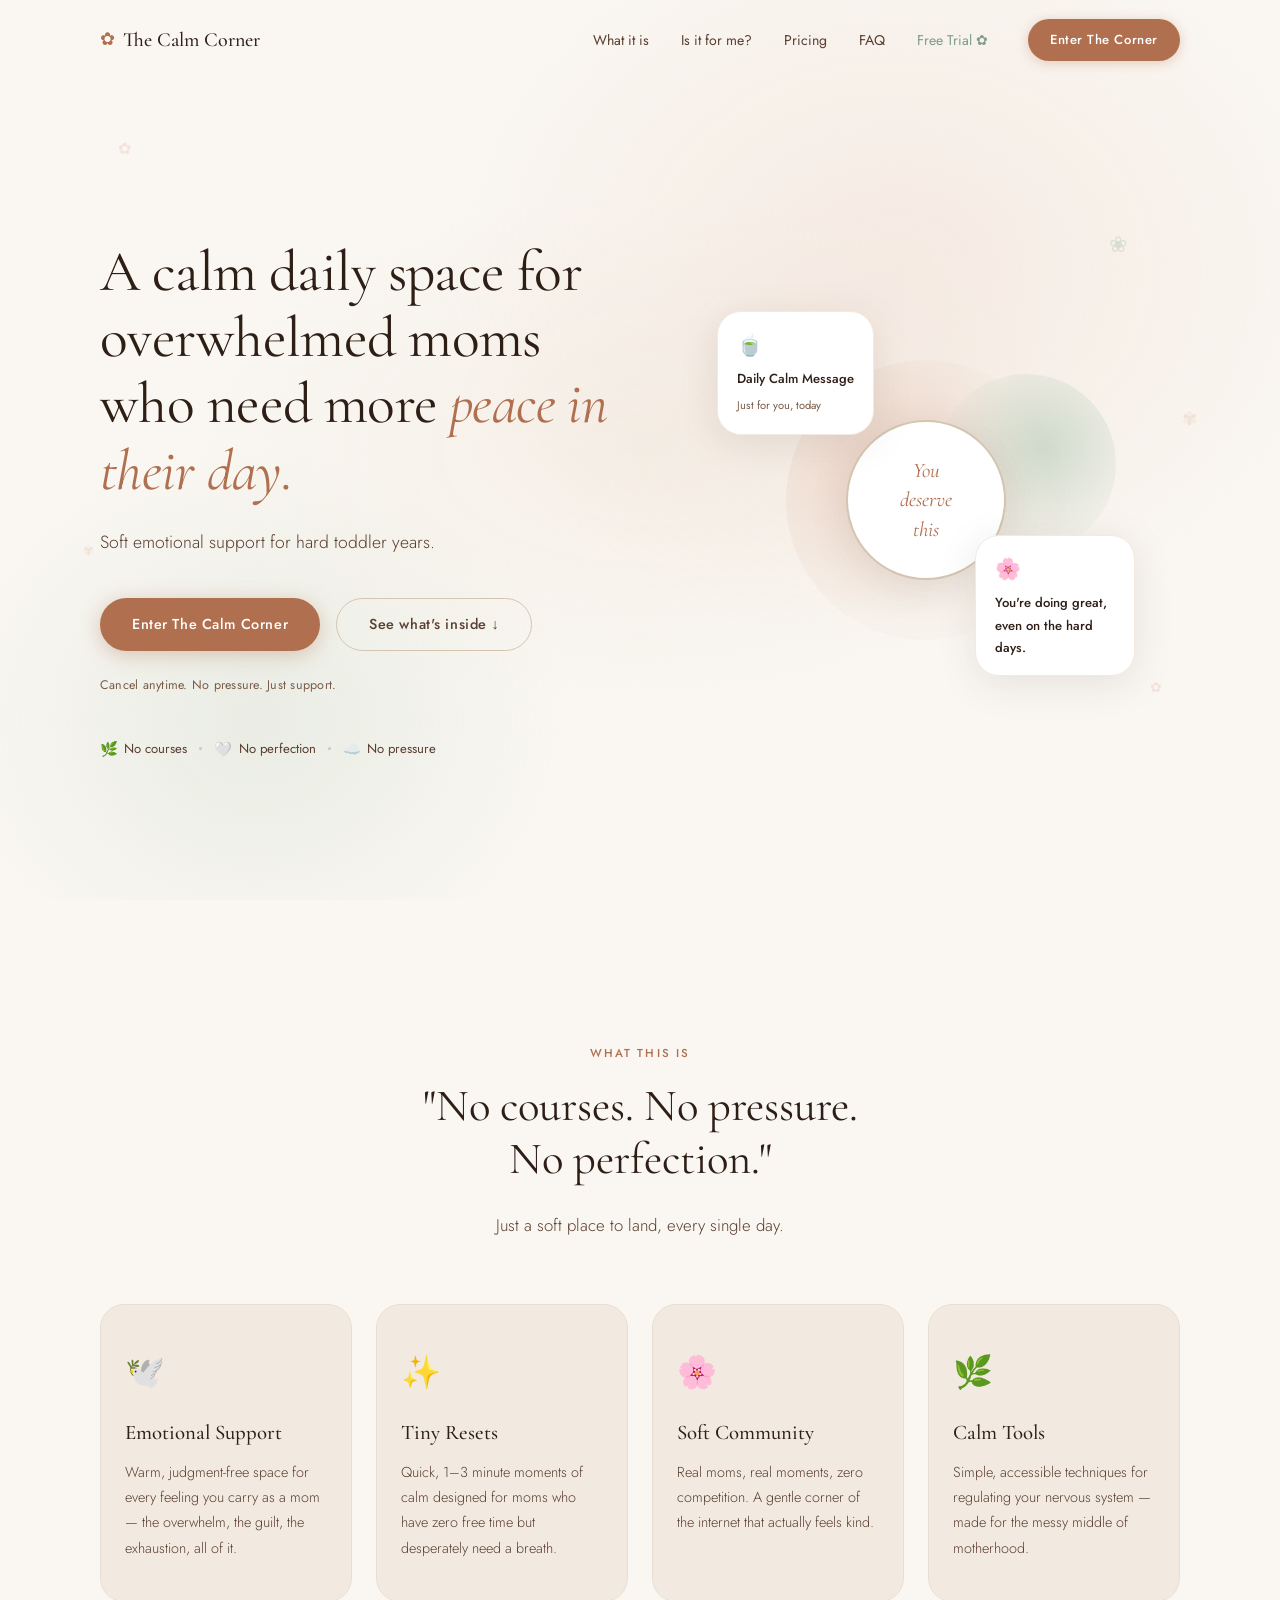
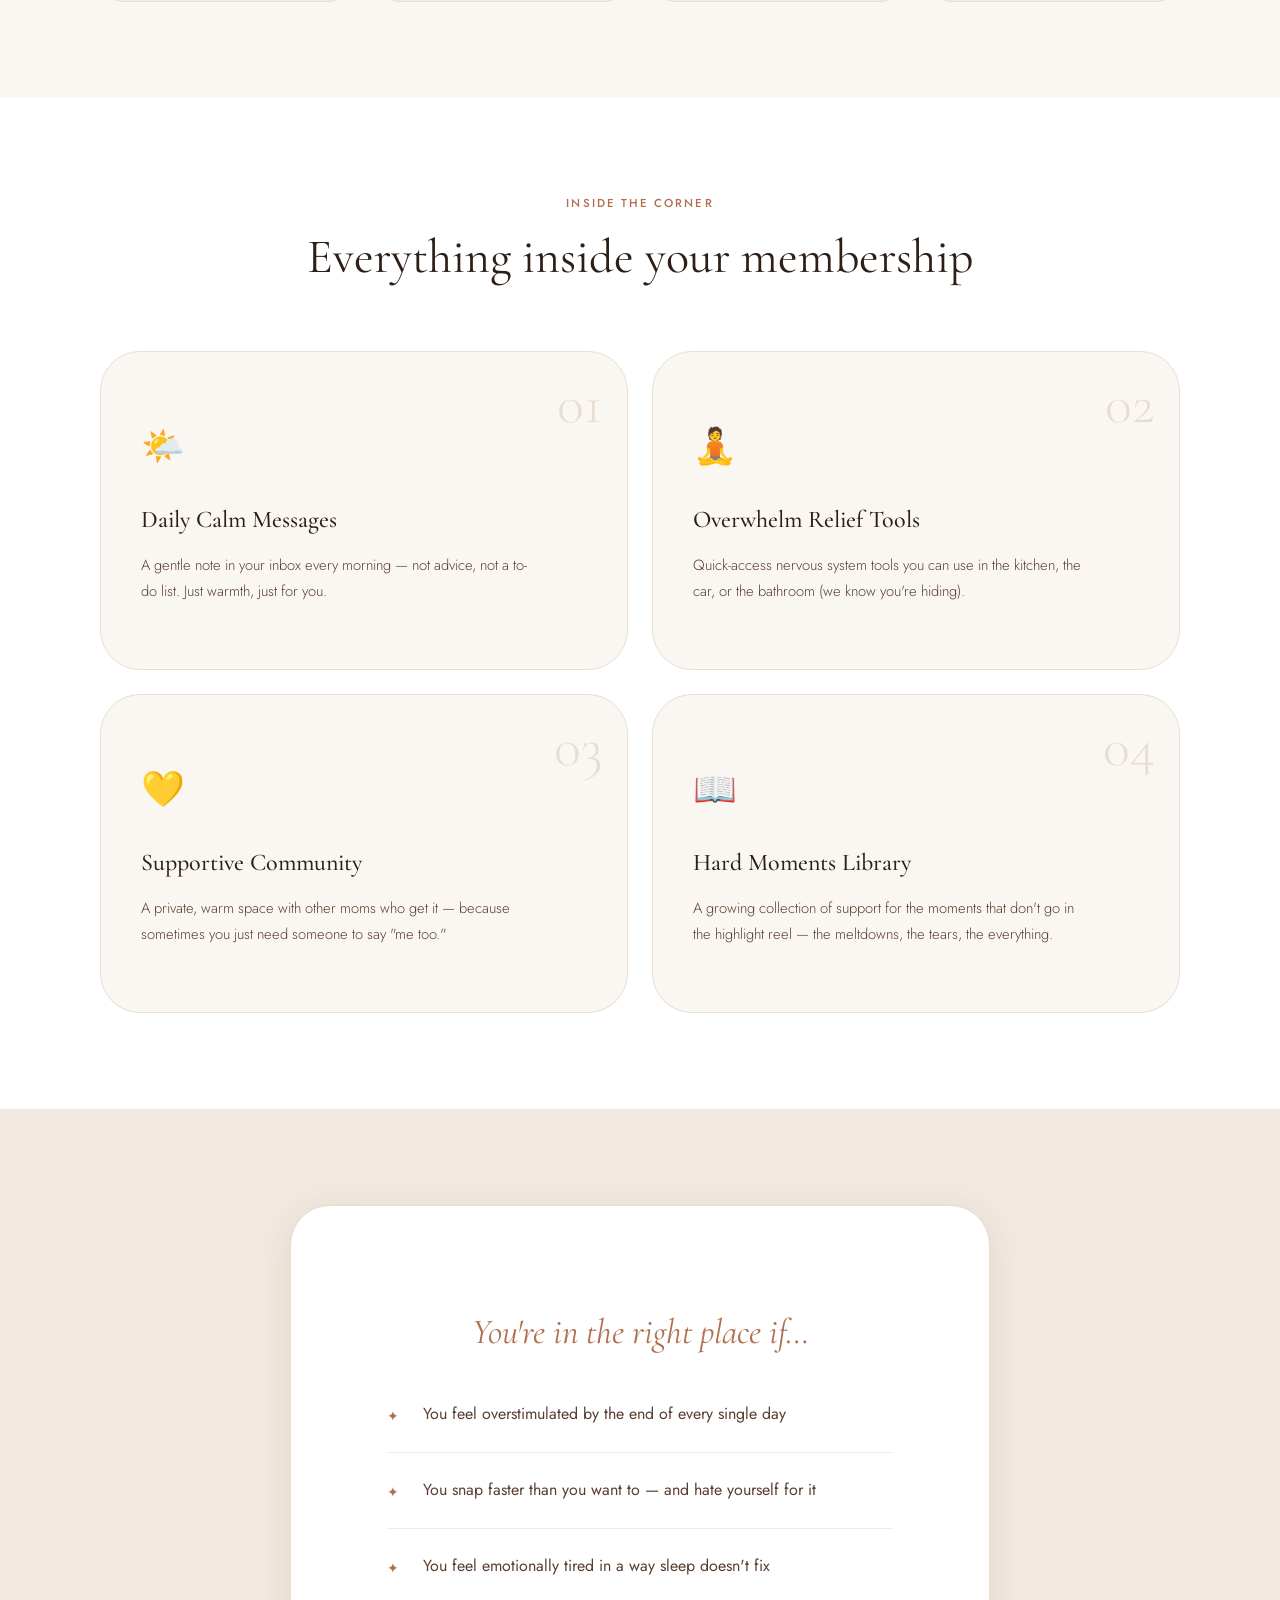
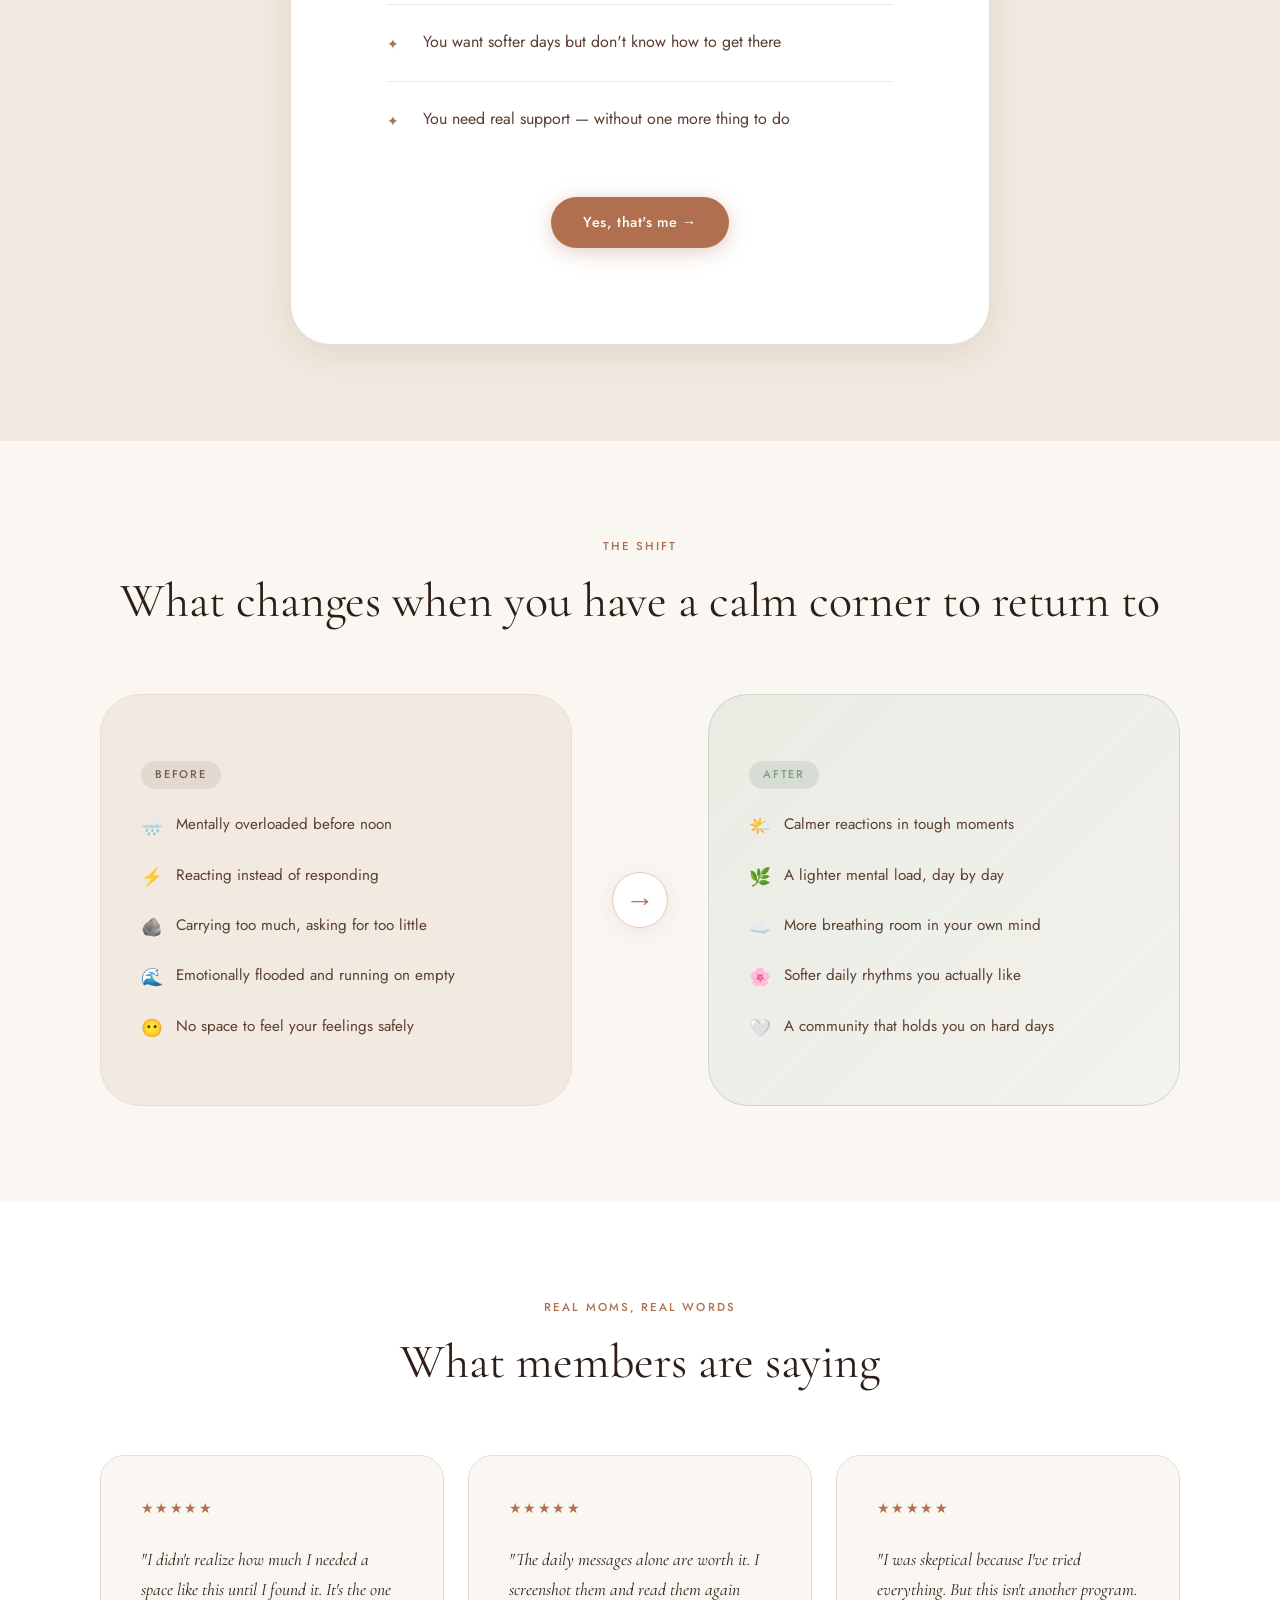
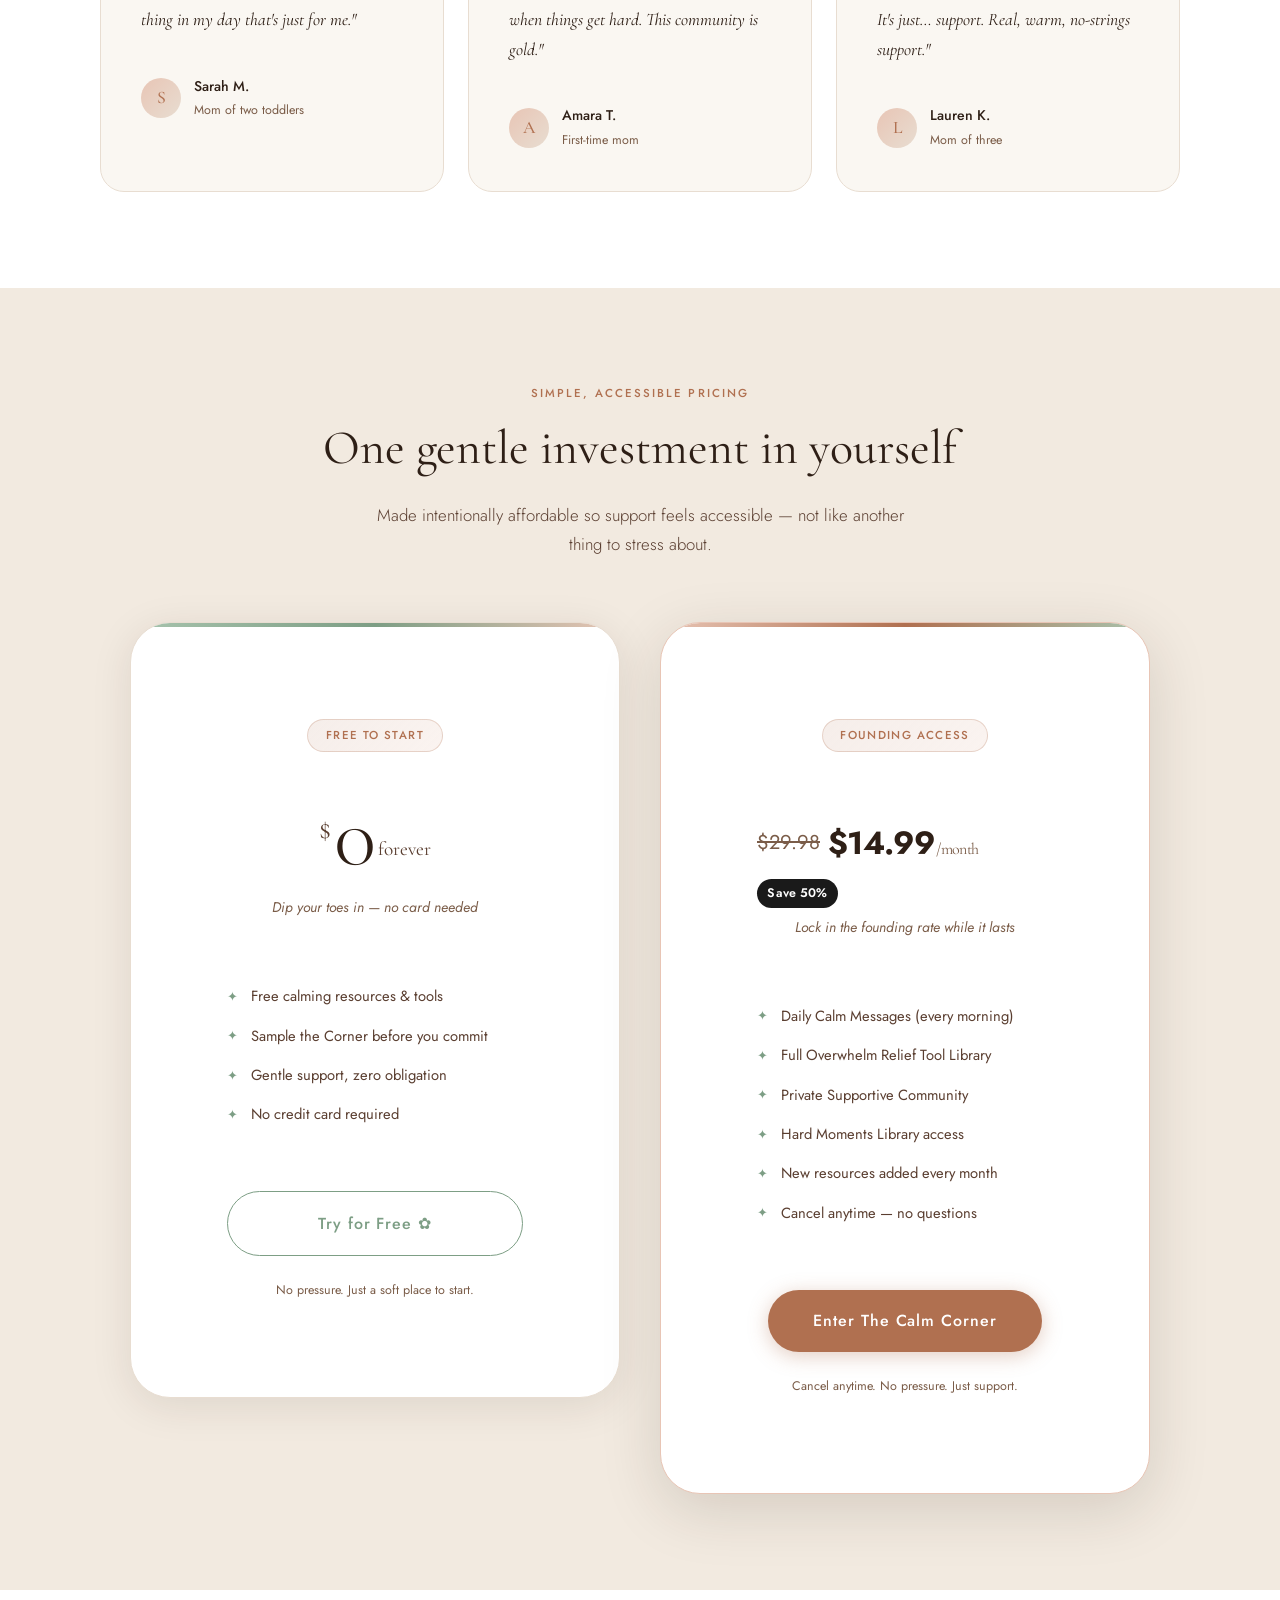
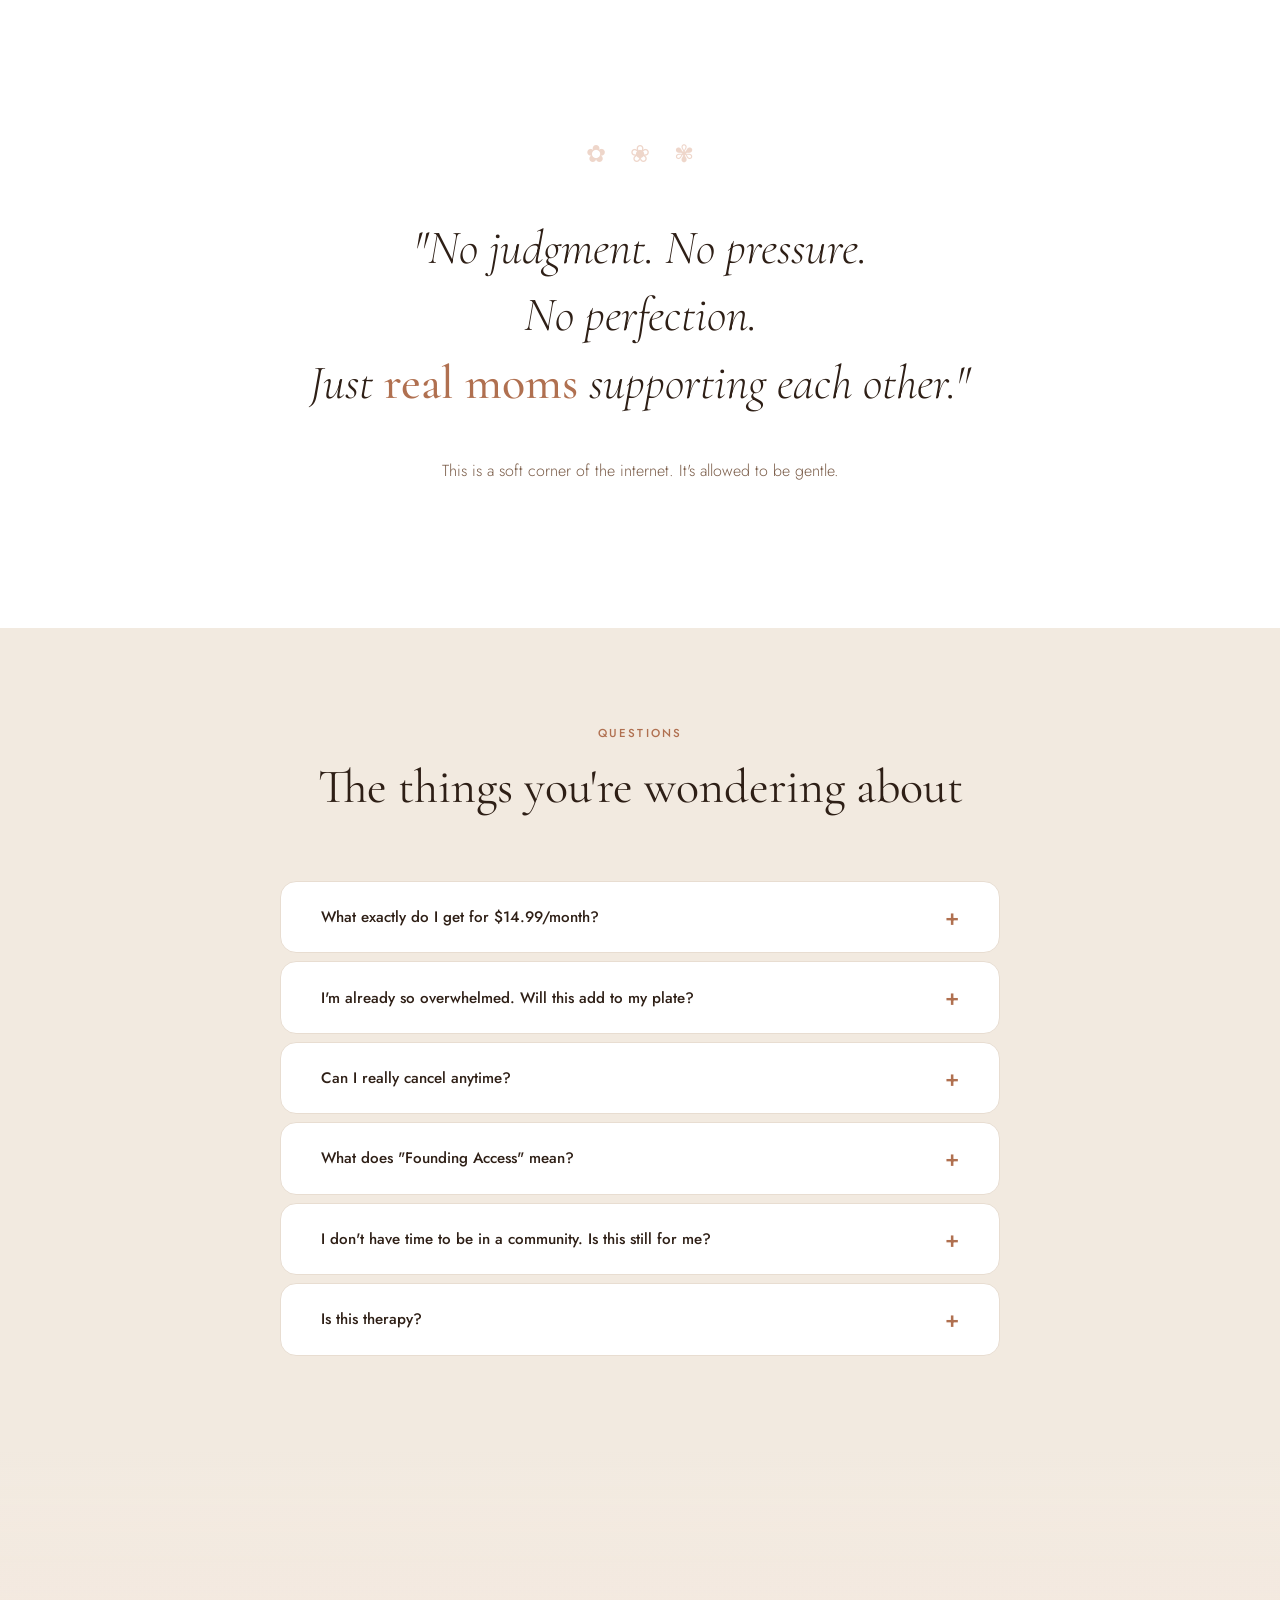
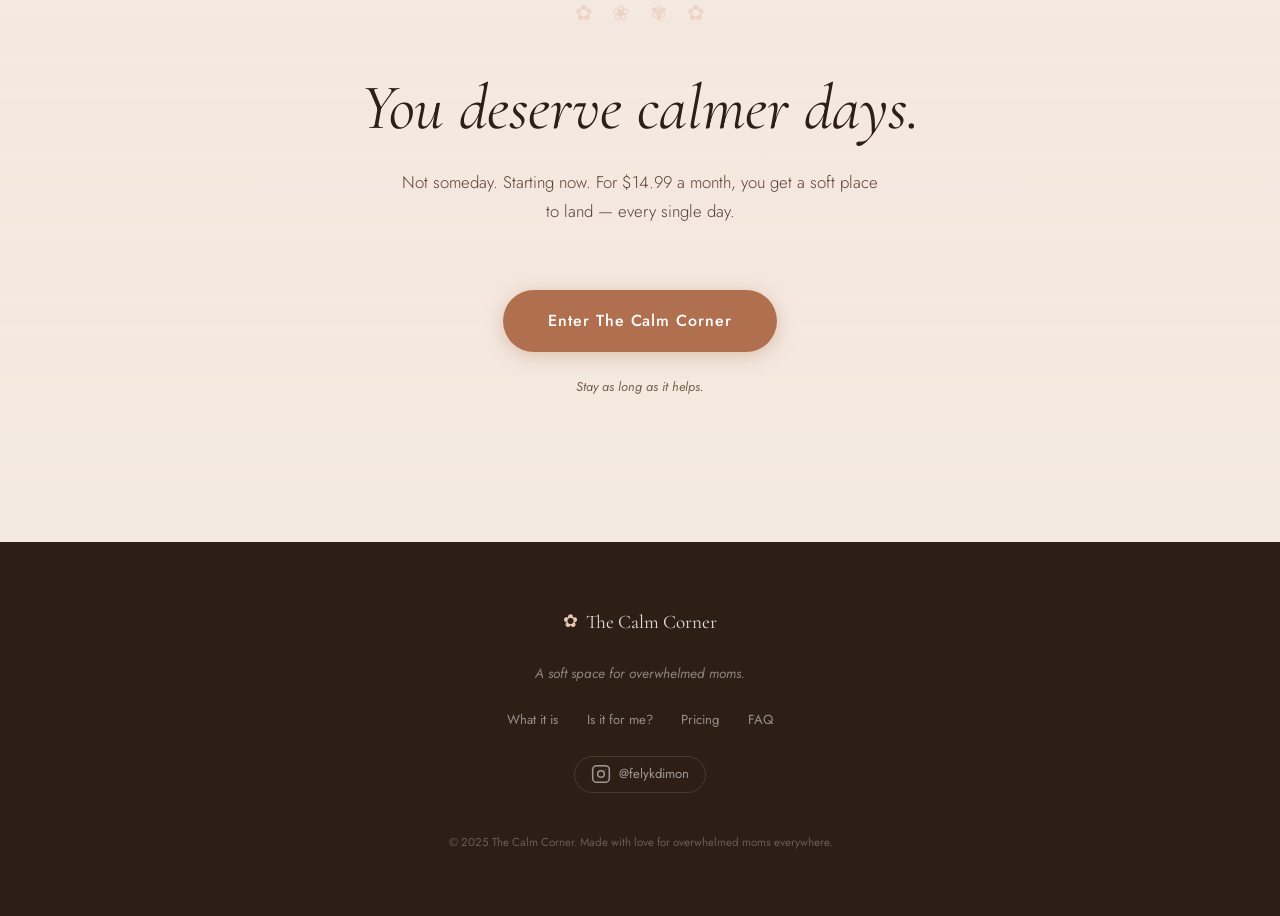
<file: index.html>
<!DOCTYPE html>
<html lang="en">
<head>
  <meta charset="UTF-8" />
  <meta name="viewport" content="width=device-width, initial-scale=1.0" />
  <title>The Calm Corner — A Daily Space for Overwhelmed Moms</title>
  <meta name="description" content="The Calm Corner is a soft, supportive monthly membership for overwhelmed moms. Emotional support, calm tools, and a gentle community — for just $14.99/month." />

  <!-- Open Graph -->
  <meta property="og:title" content="The Calm Corner — Peace for Overwhelmed Moms" />
  <meta property="og:description" content="Tiny resets. Soft community. Calm tools. A daily support space made just for moms." />
  <meta property="og:type" content="website" />
  <meta property="og:image" content="assets/og-image.jpg" />

  <!-- Fonts -->
  <link rel="preconnect" href="https://fonts.googleapis.com" />
  <link rel="preconnect" href="https://fonts.gstatic.com" crossorigin />
  <link href="https://fonts.googleapis.com/css2?family=Cormorant+Garamond:ital,wght@0,300;0,400;0,500;0,600;1,300;1,400&family=Jost:wght@300;400;500&display=swap" rel="stylesheet" />

  <style>
/* ═══════════════════════════════════════════════════════════
   THE CALM CORNER — styles.css
   Aesthetic: Warm Linen × Organic Wellness × Quiet Luxury
═══════════════════════════════════════════════════════════ */

/* ─── CSS VARIABLES ───────────────────────────────────────── */
:root {
  /* Color system */
  --cream:       #FAF7F2;
  --beige:       #F2EAE0;
  --beige-mid:   #E8DDD1;
  --beige-dark:  #D4C5B2;
  --terracotta:  #B07050;
  --terra-dark:  #8A5640;
  --sage:        #7D9E85;
  --sage-light:  #A8C4AE;
  --blush:       #E8C5B5;
  --brown-deep:  #2E1F16;
  --brown-mid:   #5A3E30;
  --brown-soft:  #7A5C48;
  --white:       #FFFFFF;

  /* Semantic tokens */
  --bg:          var(--cream);
  --surface:     var(--beige);
  --border:      var(--beige-dark);
  --text-main:   var(--brown-deep);
  --text-soft:   var(--brown-mid);
  --text-muted:  var(--brown-soft);
  --accent:      var(--terracotta);
  --accent-dark: var(--terra-dark);
  --accent2:     var(--sage);

  /* Typography */
  --font-display: 'Cormorant Garamond', Georgia, serif;
  --font-body:    'Jost', 'Helvetica Neue', sans-serif;

  /* Spacing scale */
  --space-xs:    0.5rem;
  --space-sm:    1rem;
  --space-md:    1.5rem;
  --space-lg:    2.5rem;
  --space-xl:    4rem;
  --space-2xl:   6rem;
  --space-3xl:   9rem;

  /* Radii */
  --r-sm:  0.5rem;
  --r-md:  1rem;
  --r-lg:  1.5rem;
  --r-xl:  2.5rem;
  --r-full: 9999px;

  /* Shadows */
  --shadow-soft:  0 4px 24px rgba(46, 31, 22, 0.08);
  --shadow-card:  0 8px 40px rgba(46, 31, 22, 0.10);
  --shadow-hover: 0 16px 60px rgba(46, 31, 22, 0.15);

  /* Transitions */
  --ease-gentle: cubic-bezier(0.25, 0.46, 0.45, 0.94);
  --ease-spring: cubic-bezier(0.34, 1.56, 0.64, 1);
}

/* ─── RESET & BASE ───────────────────────────────────────── */
*, *::before, *::after {
  box-sizing: border-box;
  margin: 0;
  padding: 0;
}

html {
  scroll-behavior: smooth;
  font-size: 16px;
}

body {
  font-family: var(--font-body);
  background-color: var(--bg);
  color: var(--text-main);
  line-height: 1.7;
  overflow-x: hidden;
  -webkit-font-smoothing: antialiased;
}

img {
  max-width: 100%;
  display: block;
}

a {
  color: inherit;
  text-decoration: none;
}

ul { list-style: none; }

button {
  cursor: pointer;
  font-family: var(--font-body);
  border: none;
  background: none;
}

/* ─── LAYOUT HELPERS ─────────────────────────────────────── */
.container {
  max-width: 1160px;
  margin: 0 auto;
  padding: 0 var(--space-lg);
}

@media (max-width: 768px) {
  .container { padding: 0 var(--space-sm); }
}

/* ─── TYPOGRAPHY HELPERS ─────────────────────────────────── */
.section-label {
  font-family: var(--font-body);
  font-size: 0.72rem;
  font-weight: 500;
  letter-spacing: 0.18em;
  text-transform: uppercase;
  color: var(--accent);
  margin-bottom: var(--space-sm);
}

.section-title {
  font-family: var(--font-display);
  font-size: clamp(2rem, 4vw, 3rem);
  font-weight: 400;
  line-height: 1.2;
  color: var(--text-main);
  margin-bottom: var(--space-md);
}

.section-title em {
  font-style: italic;
  color: var(--accent);
}

.section-sub {
  font-size: 1.05rem;
  color: var(--text-soft);
  max-width: 560px;
  margin: 0 auto var(--space-xl);
  text-align: center;
  font-weight: 300;
}

/* ─── SCROLL REVEAL ANIMATIONS ───────────────────────────── */
.reveal {
  opacity: 0;
  transform: translateY(28px);
  transition: opacity 0.7s var(--ease-gentle),
              transform 0.7s var(--ease-gentle);
}

.reveal.reveal-delay-1 { transition-delay: 0.12s; }
.reveal.reveal-delay-2 { transition-delay: 0.24s; }
.reveal.reveal-delay-3 { transition-delay: 0.36s; }

.reveal.visible {
  opacity: 1;
  transform: translateY(0);
}

/* ─── BUTTONS ────────────────────────────────────────────── */
.btn {
  display: inline-flex;
  align-items: center;
  gap: 0.5rem;
  padding: 0.85rem 2rem;
  border-radius: var(--r-full);
  font-family: var(--font-body);
  font-size: 0.9rem;
  font-weight: 500;
  letter-spacing: 0.04em;
  transition: all 0.3s var(--ease-gentle);
  cursor: pointer;
  text-align: center;
  white-space: nowrap;
}

.btn-primary {
  background: var(--accent);
  color: var(--white);
  box-shadow: 0 4px 20px rgba(176, 112, 80, 0.35);
}

.btn-primary:hover,
.btn-primary:focus-visible {
  background: var(--accent-dark);
  box-shadow: 0 6px 30px rgba(176, 112, 80, 0.50);
  transform: translateY(-2px);
}

.btn-ghost {
  background: transparent;
  color: var(--text-soft);
  border: 1.5px solid var(--border);
}

.btn-ghost:hover,
.btn-ghost:focus-visible {
  border-color: var(--accent);
  color: var(--accent);
  background: rgba(176, 112, 80, 0.05);
}

.btn-nav {
  padding: 0.6rem 1.4rem;
  font-size: 0.82rem;
  background: var(--accent);
  color: var(--white);
  box-shadow: 0 2px 12px rgba(176, 112, 80, 0.3);
}

.btn-nav:hover,
.btn-nav:focus-visible {
  background: var(--accent-dark);
  transform: translateY(-1px);
}

.btn-large {
  padding: 1.1rem 2.8rem;
  font-size: 1rem;
  letter-spacing: 0.06em;
}

.btn-mobile-cta {
  display: block;
  text-align: center;
  background: var(--accent);
  color: var(--white);
  border-radius: var(--r-full);
  padding: 0.9rem 2rem;
  font-size: 0.9rem;
  font-weight: 500;
  box-shadow: 0 4px 20px rgba(176, 112, 80, 0.3);
}

:focus-visible {
  outline: 2px solid var(--accent);
  outline-offset: 3px;
  border-radius: 4px;
}

/* ─── NAVBAR ─────────────────────────────────────────────── */
.navbar {
  position: fixed;
  top: 0;
  left: 0;
  right: 0;
  z-index: 1000;
  padding: 0;
  transition: background 0.4s var(--ease-gentle),
              box-shadow 0.4s var(--ease-gentle),
              padding 0.4s var(--ease-gentle);
}

.navbar.scrolled {
  background: rgba(250, 247, 242, 0.94);
  backdrop-filter: blur(12px);
  -webkit-backdrop-filter: blur(12px);
  box-shadow: 0 1px 0 var(--beige-dark), var(--shadow-soft);
}

.nav-inner {
  max-width: 1160px;
  margin: 0 auto;
  padding: 1.2rem var(--space-lg);
  display: flex;
  align-items: center;
  gap: var(--space-lg);
}

.nav-logo {
  display: flex;
  align-items: center;
  gap: 0.5rem;
  font-family: var(--font-display);
  font-size: 1.25rem;
  font-weight: 500;
  color: var(--text-main);
  white-space: nowrap;
  flex-shrink: 0;
}

.logo-leaf {
  color: var(--accent);
  font-size: 1.1rem;
}

.nav-links {
  display: flex;
  align-items: center;
  gap: 2rem;
  margin-left: auto;
}

.nav-links a {
  font-size: 0.88rem;
  color: var(--text-soft);
  font-weight: 400;
  transition: color 0.2s;
}

.nav-links a:hover,
.nav-links a:focus-visible {
  color: var(--accent);
}

.hamburger {
  display: none;
  flex-direction: column;
  gap: 5px;
  padding: 4px;
  margin-left: auto;
}

.hamburger span {
  display: block;
  width: 22px;
  height: 1.5px;
  background: var(--text-main);
  border-radius: 2px;
  transition: all 0.3s var(--ease-gentle);
  transform-origin: center;
}

.hamburger.active span:nth-child(1) {
  transform: translateY(6.5px) rotate(45deg);
}
.hamburger.active span:nth-child(2) {
  opacity: 0;
}
.hamburger.active span:nth-child(3) {
  transform: translateY(-6.5px) rotate(-45deg);
}

.mobile-menu {
  display: none;
  position: absolute;
  top: 100%;
  left: 0;
  right: 0;
  background: rgba(250, 247, 242, 0.98);
  backdrop-filter: blur(16px);
  -webkit-backdrop-filter: blur(16px);
  border-bottom: 1px solid var(--border);
  padding: var(--space-md) var(--space-lg);
  box-shadow: var(--shadow-card);
}

.mobile-menu.open {
  display: block;
  animation: slideDown 0.3s var(--ease-gentle) forwards;
}

@keyframes slideDown {
  from { opacity: 0; transform: translateY(-8px); }
  to   { opacity: 1; transform: translateY(0); }
}

.mobile-menu ul {
  display: flex;
  flex-direction: column;
  gap: var(--space-md);
}

.mobile-link {
  font-size: 1.05rem;
  color: var(--text-soft);
  font-weight: 400;
  display: block;
  padding: var(--space-xs) 0;
  border-bottom: 1px solid var(--beige);
}

/* ─── HERO ───────────────────────────────────────────────── */
.hero {
  min-height: 100svh;
  padding-top: 100px;
  display: grid;
  grid-template-columns: 1fr 1fr;
  align-items: center;
  gap: var(--space-xl);
  max-width: 1160px;
  margin: 0 auto;
  padding-left: var(--space-lg);
  padding-right: var(--space-lg);
  position: relative;
  overflow: hidden;
}

.hero-bg-texture {
  position: fixed;
  inset: 0;
  z-index: -1;
  background:
    radial-gradient(ellipse 60% 70% at 70% 30%, rgba(232, 197, 181, 0.25) 0%, transparent 60%),
    radial-gradient(ellipse 40% 50% at 20% 80%, rgba(168, 196, 174, 0.20) 0%, transparent 60%),
    radial-gradient(ellipse 50% 40% at 50% 50%, rgba(242, 234, 224, 0.60) 0%, transparent 70%);
  pointer-events: none;
}

.hero-petals {
  position: absolute;
  inset: 0;
  pointer-events: none;
  overflow: hidden;
}

.petal {
  position: absolute;
  font-size: 1.2rem;
  color: var(--blush);
  opacity: 0.4;
  animation: floatPetal 8s ease-in-out infinite;
}

.p1 { top: 15%; left: 5%;  animation-delay: 0s;    font-size: 1rem; }
.p2 { top: 60%; left: 2%;  animation-delay: 2s;    font-size: 0.8rem; }
.p3 { top: 25%; right: 8%; animation-delay: 1s;    font-size: 1.4rem; color: var(--sage-light); }
.p4 { top: 75%; right: 5%; animation-delay: 3.5s;  font-size: 0.9rem; }
.p5 { top: 45%; right: 2%; animation-delay: 5s;    font-size: 1.1rem; }

@keyframes floatPetal {
  0%, 100% { transform: translateY(0) rotate(0deg); opacity: 0.3; }
  50%       { transform: translateY(-14px) rotate(8deg); opacity: 0.6; }
}

.hero-content {
  max-width: 560px;
}

.hero-eyebrow {
  display: inline-block;
  font-size: 0.72rem;
  font-weight: 500;
  letter-spacing: 0.18em;
  text-transform: uppercase;
  color: var(--accent);
  margin-bottom: var(--space-md);
  padding: 0.4rem 1rem;
  background: rgba(176, 112, 80, 0.10);
  border-radius: var(--r-full);
  border: 1px solid rgba(176, 112, 80, 0.20);
}

.hero-headline {
  font-family: var(--font-display);
  font-size: clamp(2.2rem, 4.5vw, 3.6rem);
  font-weight: 400;
  line-height: 1.15;
  color: var(--text-main);
  margin-bottom: var(--space-md);
  letter-spacing: -0.01em;
}

.hero-headline em {
  font-style: italic;
  color: var(--accent);
}

.hero-sub {
  font-size: 1.1rem;
  color: var(--text-soft);
  font-weight: 300;
  margin-bottom: var(--space-lg);
  max-width: 400px;
}

.hero-ctas {
  display: flex;
  gap: var(--space-sm);
  flex-wrap: wrap;
  margin-bottom: var(--space-md);
}

.microcopy {
  font-size: 0.78rem;
  color: var(--text-muted);
  letter-spacing: 0.02em;
  margin-bottom: var(--space-lg);
}

.trust-row {
  display: flex;
  align-items: center;
  gap: 0.75rem;
  flex-wrap: wrap;
}

.trust-item {
  display: flex;
  align-items: center;
  gap: 0.4rem;
  font-size: 0.82rem;
  color: var(--text-soft);
  font-weight: 400;
}

.trust-icon { font-size: 0.9rem; }

.trust-dot {
  width: 3px;
  height: 3px;
  border-radius: 50%;
  background: var(--beige-dark);
}

/* ─── HERO ILLUSTRATION ──────────────────────────────────── */
.hero-visual {
  display: flex;
  justify-content: center;
  align-items: center;
}

.hero-illustration {
  position: relative;
  width: 380px;
  height: 420px;
}

.illustration-orb {
  position: absolute;
  border-radius: 50%;
}

.orb-1 {
  width: 280px;
  height: 280px;
  background: radial-gradient(circle at 35% 40%,
    rgba(232, 197, 181, 0.60) 0%,
    rgba(242, 234, 224, 0.30) 60%,
    transparent 100%);
  top: 50%;
  left: 50%;
  transform: translate(-50%, -50%);
  animation: orbPulse 5s ease-in-out infinite;
}

.orb-2 {
  width: 180px;
  height: 180px;
  background: radial-gradient(circle at 60% 40%,
    rgba(168, 196, 174, 0.50) 0%,
    transparent 70%);
  top: 20%;
  right: 0;
  animation: orbPulse 7s ease-in-out infinite reverse;
}

@keyframes orbPulse {
  0%, 100% { transform: translate(-50%, -50%) scale(1); }
  50%       { transform: translate(-50%, -50%) scale(1.08); }
}

.illustration-center {
  position: absolute;
  top: 50%;
  left: 50%;
  transform: translate(-50%, -50%);
  z-index: 2;
}

.center-circle {
  width: 160px;
  height: 160px;
  border-radius: 50%;
  background: var(--white);
  border: 2px solid var(--beige-dark);
  display: flex;
  align-items: center;
  justify-content: center;
  box-shadow: var(--shadow-card);
}

.center-text {
  font-family: var(--font-display);
  font-size: 1.3rem;
  font-weight: 400;
  color: var(--accent);
  text-align: center;
  line-height: 1.4;
  font-style: italic;
}

.illustration-card {
  position: absolute;
  background: var(--white);
  border-radius: var(--r-lg);
  padding: 1rem 1.2rem;
  box-shadow: var(--shadow-card);
  border: 1px solid var(--beige);
  z-index: 3;
}

.illustration-card .card-emoji { font-size: 1.3rem; display: block; margin-bottom: 0.3rem; }
.illustration-card p { font-size: 0.82rem; font-weight: 500; color: var(--text-main); }
.illustration-card .card-sub { font-size: 0.7rem; color: var(--text-muted); }

.card-float-1 {
  top: 5%;
  left: -5%;
  animation: cardFloat1 6s ease-in-out infinite;
}

.card-float-2 {
  bottom: 8%;
  right: -5%;
  max-width: 160px;
  animation: cardFloat2 7s ease-in-out infinite;
}

@keyframes cardFloat1 {
  0%, 100% { transform: translateY(0) rotate(-2deg); }
  50%       { transform: translateY(-10px) rotate(-1deg); }
}

@keyframes cardFloat2 {
  0%, 100% { transform: translateY(0) rotate(2deg); }
  50%       { transform: translateY(-12px) rotate(1deg); }
}

/* ─── WHAT THIS IS ───────────────────────────────────────── */
.what-is-it {
  padding: var(--space-3xl) 0 var(--space-2xl);
  text-align: center;
}

.what-is-it .section-title {
  font-size: clamp(1.8rem, 3.5vw, 2.8rem);
}

.what-grid {
  display: grid;
  grid-template-columns: repeat(4, 1fr);
  gap: var(--space-md);
  margin-top: var(--space-xl);
  text-align: left;
}

.what-card {
  background: var(--surface);
  border: 1px solid var(--beige-mid);
  border-radius: var(--r-lg);
  padding: var(--space-lg) var(--space-md);
  transition: transform 0.3s var(--ease-gentle),
              box-shadow 0.3s var(--ease-gentle),
              border-color 0.3s;
  cursor: default;
}

.what-card:hover,
.what-card:focus-visible {
  transform: translateY(-6px);
  box-shadow: var(--shadow-hover);
  border-color: var(--blush);
}

.what-icon {
  font-size: 2rem;
  margin-bottom: var(--space-sm);
  display: block;
}

.what-card h3 {
  font-family: var(--font-display);
  font-size: 1.3rem;
  font-weight: 500;
  color: var(--text-main);
  margin-bottom: 0.6rem;
}

.what-card p {
  font-size: 0.9rem;
  color: var(--text-soft);
  line-height: 1.75;
  font-weight: 300;
}

/* ─── BENEFITS ───────────────────────────────────────────── */
.benefits {
  padding: var(--space-2xl) 0;
  background: var(--white);
  text-align: center;
}

.benefits-grid {
  display: grid;
  grid-template-columns: repeat(2, 1fr);
  gap: var(--space-md);
  margin-top: var(--space-xl);
  text-align: left;
}

.benefit-card {
  position: relative;
  border: 1.5px solid var(--beige-mid);
  border-radius: var(--r-xl);
  padding: var(--space-xl) var(--space-lg);
  transition: all 0.35s var(--ease-gentle);
  overflow: hidden;
  background: var(--cream);
  cursor: default;
}

.benefit-card::before {
  content: '';
  position: absolute;
  inset: 0;
  background: linear-gradient(135deg,
    rgba(232, 197, 181, 0.15) 0%,
    transparent 60%);
  opacity: 0;
  transition: opacity 0.35s;
}

.benefit-card:hover::before,
.benefit-card:focus-visible::before {
  opacity: 1;
}

.benefit-card:hover,
.benefit-card:focus-visible {
  border-color: var(--blush);
  box-shadow: var(--shadow-hover);
  transform: translateY(-4px);
}

.benefit-num {
  position: absolute;
  top: var(--space-md);
  right: var(--space-md);
  font-family: var(--font-display);
  font-size: 3.5rem;
  font-weight: 300;
  color: var(--beige-mid);
  line-height: 1;
  user-select: none;
}

.benefit-icon {
  font-size: 2.2rem;
  margin-bottom: var(--space-md);
  display: block;
}

.benefit-card h3 {
  font-family: var(--font-display);
  font-size: 1.5rem;
  font-weight: 500;
  color: var(--text-main);
  margin-bottom: 0.7rem;
}

.benefit-card p {
  font-size: 0.92rem;
  color: var(--text-soft);
  line-height: 1.8;
  font-weight: 300;
  max-width: 400px;
}

/* ─── WHO THIS IS FOR ────────────────────────────────────── */
.for-you {
  padding: var(--space-2xl) 0;
  background: linear-gradient(180deg, var(--surface) 0%, var(--beige) 100%);
}

.for-you-inner {
  background: var(--white);
  border-radius: var(--r-xl);
  padding: var(--space-2xl) var(--space-2xl);
  max-width: 700px;
  margin: 0 auto;
  box-shadow: var(--shadow-card);
  border: 1px solid var(--beige-mid);
  text-align: center;
}

.for-you-label {
  font-family: var(--font-display);
  font-size: clamp(1.5rem, 3vw, 2.2rem);
  font-style: italic;
  color: var(--accent);
  margin-bottom: var(--space-lg);
  font-weight: 400;
}

.for-you-list {
  text-align: left;
  margin-bottom: var(--space-xl);
  display: flex;
  flex-direction: column;
  gap: var(--space-md);
}

.for-you-item {
  display: flex;
  align-items: flex-start;
  gap: var(--space-md);
  font-size: 1rem;
  color: var(--text-soft);
  line-height: 1.6;
  padding-bottom: var(--space-md);
  border-bottom: 1px solid var(--beige);
}

.for-you-item:last-child {
  border-bottom: none;
  padding-bottom: 0;
}

.check {
  color: var(--accent);
  font-size: 0.9rem;
  flex-shrink: 0;
  margin-top: 0.25rem;
}

/* ─── BEFORE / AFTER ─────────────────────────────────────── */
.before-after {
  padding: var(--space-2xl) 0;
  text-align: center;
}

.ba-grid {
  display: grid;
  grid-template-columns: 1fr auto 1fr;
  gap: var(--space-lg);
  align-items: center;
  margin-top: var(--space-xl);
  text-align: left;
}

.ba-card {
  border-radius: var(--r-xl);
  padding: var(--space-xl) var(--space-lg);
}

.ba-before {
  background: var(--surface);
  border: 1.5px solid var(--beige-mid);
}

.ba-after {
  background: linear-gradient(135deg,
    rgba(125, 158, 133, 0.12) 0%,
    rgba(168, 196, 174, 0.08) 100%);
  border: 1.5px solid rgba(125, 158, 133, 0.30);
}

.ba-tag {
  display: inline-block;
  font-size: 0.7rem;
  font-weight: 500;
  letter-spacing: 0.15em;
  text-transform: uppercase;
  padding: 0.3rem 0.9rem;
  border-radius: var(--r-full);
  margin-bottom: var(--space-md);
}

.ba-before .ba-tag {
  background: rgba(46, 31, 22, 0.08);
  color: var(--text-muted);
}

.ba-after .ba-tag {
  background: rgba(125, 158, 133, 0.20);
  color: var(--sage);
}

.ba-card ul {
  display: flex;
  flex-direction: column;
  gap: var(--space-md);
}

.ba-card li {
  display: flex;
  align-items: flex-start;
  gap: 0.8rem;
  font-size: 0.95rem;
  color: var(--text-soft);
  line-height: 1.5;
}

.ba-icon { font-size: 1.1rem; flex-shrink: 0; }

.ba-divider {
  display: flex;
  align-items: center;
  justify-content: center;
}

.ba-arrow {
  font-size: 1.8rem;
  color: var(--accent);
  width: 56px;
  height: 56px;
  border-radius: 50%;
  background: var(--white);
  border: 1.5px solid var(--blush);
  display: flex;
  align-items: center;
  justify-content: center;
  box-shadow: var(--shadow-soft);
  flex-shrink: 0;
}

/* ─── TESTIMONIALS ───────────────────────────────────────── */
.testimonials {
  padding: var(--space-2xl) 0;
  background: var(--white);
  text-align: center;
}

.testi-grid {
  display: grid;
  grid-template-columns: repeat(3, 1fr);
  gap: var(--space-md);
  margin-top: var(--space-xl);
  text-align: left;
}

.testi-card {
  border: 1.5px solid var(--beige-mid);
  border-radius: var(--r-lg);
  padding: var(--space-lg);
  background: var(--cream);
  transition: all 0.3s var(--ease-gentle);
  cursor: default;
}

.testi-card:hover,
.testi-card:focus-visible {
  border-color: var(--blush);
  box-shadow: var(--shadow-hover);
  transform: translateY(-4px);
}

.testi-stars {
  color: var(--accent);
  font-size: 0.9rem;
  letter-spacing: 0.1em;
  margin-bottom: var(--space-md);
}

.testi-text {
  font-family: var(--font-display);
  font-size: 1.1rem;
  font-style: italic;
  color: var(--text-main);
  line-height: 1.7;
  margin-bottom: var(--space-lg);
  font-weight: 400;
}

.testi-author {
  display: flex;
  align-items: center;
  gap: 0.8rem;
}

.testi-avatar {
  width: 40px;
  height: 40px;
  border-radius: 50%;
  background: linear-gradient(135deg, var(--blush), var(--beige-mid));
  display: flex;
  align-items: center;
  justify-content: center;
  font-family: var(--font-display);
  font-size: 1.1rem;
  color: var(--accent);
  font-weight: 500;
  flex-shrink: 0;
}

.testi-author div:last-child {
  display: flex;
  flex-direction: column;
}

.testi-author strong {
  font-size: 0.88rem;
  font-weight: 500;
  color: var(--text-main);
}

.testi-author span {
  font-size: 0.78rem;
  color: var(--text-muted);
  margin-top: 0.1rem;
}

/* ─── PRICING ────────────────────────────────────────────── */
.pricing {
  padding: var(--space-2xl) 0;
  background: linear-gradient(180deg, var(--surface) 0%, var(--beige) 100%);
  text-align: center;
}

.pricing-grid {
  display: grid;
  grid-template-columns: 1fr 1fr;
  gap: var(--space-lg);
  max-width: 1020px;
  margin: 0 auto;
  align-items: start;
}

.pricing-card {
  background: var(--white);
  border-radius: var(--r-xl);
  padding: var(--space-2xl);
  border: 1.5px solid var(--beige-mid);
  box-shadow: var(--shadow-card);
  position: relative;
  overflow: hidden;
}

.pricing-card-paid {
  border-color: var(--blush);
  box-shadow: var(--shadow-hover);
}

/* ─── NEW PRICE DISPLAY ─── */
.pricing-amount-row {
  display: flex;
  align-items: center;
  flex-wrap: wrap;
  gap: 0.5rem;
  margin: var(--space-md) 0 var(--space-xs);
}

.pricing-original {
  font-size: 1.25rem;
  color: var(--text-muted);
  text-decoration: line-through;
  font-weight: 400;
}

.pricing-current {
  font-size: 2rem;
  font-weight: 700;
  color: var(--text);
  letter-spacing: -0.02em;
}

.pricing-current .pricing-per {
  font-size: 1rem;
  font-weight: 400;
  color: var(--text-muted);
  margin-left: 2px;
}

.pricing-save-badge {
  background: #1a1a1a;
  color: #fff;
  font-size: 0.78rem;
  font-weight: 600;
  padding: 0.25rem 0.65rem;
  border-radius: 999px;
  letter-spacing: 0.01em;
  white-space: nowrap;
}

.pricing-card::before {
  content: '';
  position: absolute;
  top: 0;
  left: 0;
  right: 0;
  height: 4px;
  background: linear-gradient(90deg, var(--blush), var(--accent), var(--sage-light));
}

.pricing-card-free::before {
  background: linear-gradient(90deg, var(--sage-light), var(--sage), var(--blush));
}

/* Free badge — sage tones */
.pricing-badge-free {
  background: linear-gradient(135deg, rgba(125, 158, 133, 0.12), rgba(168, 196, 174, 0.20));
  border-color: rgba(125, 158, 133, 0.30);
  color: var(--sage);
}

/* Free CTA button override */
.btn-free {
  border-color: var(--sage);
  color: var(--sage);
  width: 100%;
  justify-content: center;
}

.btn-free:hover,
.btn-free:focus-visible {
  border-color: var(--sage);
  color: var(--white);
  background: var(--sage);
}

/* Nav free link */
.nav-link-free {
  font-size: 0.88rem;
  color: var(--sage) !important;
  font-weight: 500;
  transition: color 0.2s;
}

.nav-link-free:hover,
.nav-link-free:focus-visible {
  color: var(--sage) !important;
  text-decoration: underline;
}

.mobile-link-free {
  color: var(--sage) !important;
  font-weight: 500;
}

.pricing-badge {
  display: inline-block;
  padding: 0.35rem 1.1rem;
  border-radius: var(--r-full);
  background: linear-gradient(135deg, rgba(176, 112, 80, 0.12), rgba(232, 197, 181, 0.20));
  border: 1px solid rgba(176, 112, 80, 0.25);
  font-size: 0.72rem;
  font-weight: 500;
  letter-spacing: 0.12em;
  text-transform: uppercase;
  color: var(--accent);
  margin-bottom: var(--space-lg);
}

.pricing-amount {
  display: flex;
  align-items: flex-start;
  justify-content: center;
  gap: 0.2rem;
  margin-bottom: var(--space-sm);
}

.pricing-dollar {
  font-family: var(--font-display);
  font-size: 1.8rem;
  font-weight: 400;
  color: var(--text-soft);
  margin-top: 0.8rem;
}

.pricing-num {
  font-family: var(--font-display);
  font-size: 5.5rem;
  font-weight: 300;
  line-height: 1;
  color: var(--text-main);
  letter-spacing: -0.02em;
}

.pricing-per {
  font-family: var(--font-display);
  font-size: 1.2rem;
  color: var(--text-soft);
  align-self: flex-end;
  margin-bottom: 0.9rem;
  font-weight: 400;
}

.pricing-tagline {
  font-size: 0.88rem;
  color: var(--text-muted);
  margin-bottom: var(--space-xl);
  font-style: italic;
}

.pricing-features {
  text-align: left;
  margin-bottom: var(--space-xl);
  display: flex;
  flex-direction: column;
  gap: 0.9rem;
}

.pricing-features li {
  display: flex;
  align-items: center;
  gap: 0.8rem;
  font-size: 0.92rem;
  color: var(--text-soft);
}

.pricing-features li span {
  color: var(--sage);
  font-size: 0.8rem;
  flex-shrink: 0;
}

.pricing-micro {
  font-size: 0.78rem;
  color: var(--text-muted);
  margin-top: var(--space-md);
  text-align: center;
}

/* ─── COMMUNITY ──────────────────────────────────────────── */
.community {
  padding: var(--space-3xl) 0;
  background: var(--white);
  text-align: center;
}

.community-inner {
  max-width: 720px;
  margin: 0 auto;
}

.community-petals {
  display: flex;
  justify-content: center;
  gap: 1.5rem;
  margin-bottom: var(--space-lg);
  font-size: 1.5rem;
  color: var(--blush);
  opacity: 0.7;
}

.community-quote {
  font-family: var(--font-display);
  font-size: clamp(1.8rem, 4vw, 3rem);
  font-weight: 300;
  font-style: italic;
  color: var(--text-main);
  line-height: 1.4;
  margin-bottom: var(--space-lg);
}

.community-quote em {
  font-style: normal;
  color: var(--accent);
  font-weight: 500;
}

.community-sub {
  font-size: 1rem;
  color: var(--text-muted);
  font-weight: 300;
}

/* ─── FAQ ────────────────────────────────────────────────── */
.faq {
  padding: var(--space-2xl) 0;
  background: var(--surface);
}

.faq .section-title,
.faq .section-label {
  text-align: center;
}

.faq-list {
  max-width: 720px;
  margin: var(--space-xl) auto 0;
  display: flex;
  flex-direction: column;
  gap: var(--space-xs);
}

.faq-item {
  background: var(--white);
  border: 1.5px solid var(--beige-mid);
  border-radius: var(--r-md);
  overflow: hidden;
  transition: border-color 0.3s;
}

.faq-item:has(.faq-a:not([hidden])) {
  border-color: var(--blush);
}

.faq-q {
  width: 100%;
  display: flex;
  align-items: center;
  justify-content: space-between;
  gap: var(--space-md);
  padding: var(--space-md) var(--space-lg);
  text-align: left;
  font-family: var(--font-body);
  font-size: 0.95rem;
  font-weight: 500;
  color: var(--text-main);
  transition: color 0.2s;
  cursor: pointer;
}

.faq-q:hover,
.faq-q[aria-expanded="true"] {
  color: var(--accent);
}

.faq-arrow {
  font-size: 1.4rem;
  color: var(--accent);
  flex-shrink: 0;
  transition: transform 0.3s var(--ease-gentle);
  display: block;
  line-height: 1;
}

.faq-q[aria-expanded="true"] .faq-arrow {
  transform: rotate(45deg);
}

.faq-a {
  padding: 0 var(--space-lg) var(--space-md);
  animation: fadeIn 0.25s var(--ease-gentle) forwards;
}

.faq-a p {
  font-size: 0.9rem;
  color: var(--text-soft);
  line-height: 1.8;
  font-weight: 300;
}

@keyframes fadeIn {
  from { opacity: 0; transform: translateY(-4px); }
  to   { opacity: 1; transform: translateY(0); }
}

/* ─── FINAL CTA ──────────────────────────────────────────── */
.final-cta {
  padding: var(--space-3xl) 0;
  background: linear-gradient(180deg,
    var(--beige) 0%,
    rgba(232, 197, 181, 0.30) 50%,
    var(--surface) 100%);
  text-align: center;
}

.final-cta-inner {
  max-width: 600px;
  margin: 0 auto;
}

.final-petals {
  display: flex;
  justify-content: center;
  gap: 1.2rem;
  font-size: 1.3rem;
  color: var(--blush);
  opacity: 0.6;
  margin-bottom: var(--space-lg);
}

.final-headline {
  font-family: var(--font-display);
  font-size: clamp(2.5rem, 5vw, 4rem);
  font-weight: 400;
  color: var(--text-main);
  margin-bottom: var(--space-md);
  font-style: italic;
  line-height: 1.15;
}

.final-sub {
  font-size: 1.05rem;
  color: var(--text-soft);
  font-weight: 300;
  max-width: 480px;
  margin: 0 auto var(--space-xl);
  line-height: 1.7;
}

.final-micro {
  font-size: 0.8rem;
  color: var(--text-muted);
  margin-top: var(--space-md);
  font-style: italic;
}

/* ─── FOOTER ─────────────────────────────────────────────── */
.footer {
  background: var(--brown-deep);
  color: rgba(255, 255, 255, 0.6);
  padding: var(--space-xl) 0;
}

.footer-inner {
  display: flex;
  flex-direction: column;
  align-items: center;
  gap: var(--space-md);
  text-align: center;
}

.footer-brand {
  display: flex;
  align-items: center;
  gap: 0.5rem;
  font-family: var(--font-display);
  font-size: 1.2rem;
  color: rgba(255, 255, 255, 0.85);
  font-weight: 400;
}

.footer .logo-leaf { color: var(--blush); }

.footer-tagline {
  font-size: 0.85rem;
  color: rgba(255, 255, 255, 0.45);
  font-style: italic;
}

.footer-links {
  display: flex;
  gap: 1.8rem;
  flex-wrap: wrap;
  justify-content: center;
}

.footer-links a {
  font-size: 0.82rem;
  color: rgba(255, 255, 255, 0.50);
  transition: color 0.2s;
}

.footer-links a:hover,
.footer-links a:focus-visible {
  color: var(--blush);
}

.social-link {
  display: flex;
  align-items: center;
  gap: 0.5rem;
  font-size: 0.82rem;
  color: rgba(255, 255, 255, 0.55);
  transition: color 0.2s;
  padding: 0.4rem 1rem;
  border: 1px solid rgba(255, 255, 255, 0.12);
  border-radius: var(--r-full);
}

.social-link:hover,
.social-link:focus-visible {
  color: var(--blush);
  border-color: rgba(232, 197, 181, 0.30);
}

.footer-legal {
  font-size: 0.72rem;
  color: rgba(255, 255, 255, 0.28);
  margin-top: var(--space-sm);
}

/* ─── RESPONSIVE — TABLET ────────────────────────────────── */
@media (max-width: 1024px) {
  .what-grid {
    grid-template-columns: repeat(2, 1fr);
  }

  .testi-grid {
    grid-template-columns: repeat(2, 1fr);
  }

  .testi-card:last-child {
    grid-column: 1 / -1;
    max-width: 480px;
    margin: 0 auto;
  }
}

/* ─── RESPONSIVE — MOBILE ────────────────────────────────── */
@media (max-width: 768px) {

  /* Navbar */
  .nav-links,
  .btn-nav { display: none; }
  .hamburger { display: flex; }
  .nav-inner { padding: 1rem var(--space-sm); }

  /* Hero */
  .hero {
    grid-template-columns: 1fr;
    min-height: auto;
    padding-top: 90px;
    padding-bottom: var(--space-xl);
    gap: var(--space-xl);
  }

  .hero-content { max-width: 100%; }

  .hero-visual {
    order: -1;
    display: none; /* Hide on mobile for cleaner layout */
  }

  .hero-headline { font-size: clamp(1.9rem, 7vw, 2.8rem); }

  .hero-ctas {
    flex-direction: column;
    align-items: flex-start;
  }

  .hero-ctas .btn { width: 100%; justify-content: center; }

  /* Sections */
  .what-grid { grid-template-columns: 1fr; }

  .benefits-grid { grid-template-columns: 1fr; }

  .ba-grid {
    grid-template-columns: 1fr;
    gap: 0;
  }

  .ba-divider { padding: var(--space-sm) 0; }
  .ba-arrow { transform: rotate(90deg); }

  .testi-grid { grid-template-columns: 1fr; }
  .testi-card:last-child { grid-column: auto; max-width: none; }

  .for-you-inner {
    padding: var(--space-xl) var(--space-md);
  }

  .pricing-grid {
    grid-template-columns: 1fr;
  }

  .pricing-card {
    padding: var(--space-xl) var(--space-md);
  }

  .community-quote {
    font-size: clamp(1.4rem, 5vw, 2rem);
  }

  /* Hero illustration hidden on small mobile handled above */
}

@media (max-width: 480px) {
  :root {
    --space-lg: 1.5rem;
    --space-xl: 2.5rem;
    --space-2xl: 4rem;
    --space-3xl: 5rem;
  }

  .section-title { font-size: 1.7rem; }
  .ba-card { padding: var(--space-lg) var(--space-md); }
  .pricing-num { font-size: 4.5rem; }
}

/* ─── PREFERS REDUCED MOTION ─────────────────────────────── */
@media (prefers-reduced-motion: reduce) {
  *, *::before, *::after {
    animation-duration: 0.01ms !important;
    transition-duration: 0.01ms !important;
  }

  .reveal {
    opacity: 1;
    transform: none;
  }
}

</style>
</head>
<body>

  <!-- ─── NAVBAR ─────────────────────────────────────────────── -->
  <header class="navbar" id="navbar" role="banner">
    <nav class="nav-inner" aria-label="Main navigation">
      <a href="#hero" class="nav-logo" aria-label="The Calm Corner home">
        <span class="logo-leaf" aria-hidden="true">✿</span>
        <span>The Calm Corner</span>
      </a>

      <ul class="nav-links" role="list">
        <li><a href="#what-is-it">What it is</a></li>
        <li><a href="#for-you">Is it for me?</a></li>
        <li><a href="#pricing">Pricing</a></li>
        <li><a href="#faq">FAQ</a></li>
        <li><a href="https://whop.com/calm-corner/free-resources-23/" target="_blank" rel="noopener noreferrer" class="nav-link-free">Free Trial ✿</a></li>
      </ul>

      <a href="#pricing" class="btn btn-nav" aria-label="Join The Calm Corner">Enter The Corner</a>

      <button class="hamburger" id="hamburger" aria-label="Open menu" aria-expanded="false" aria-controls="mobile-menu">
        <span></span><span></span><span></span>
      </button>
    </nav>

    <!-- Mobile menu -->
    <div class="mobile-menu" id="mobile-menu" role="dialog" aria-label="Mobile navigation" aria-hidden="true">
      <ul role="list">
        <li><a href="#what-is-it" class="mobile-link">What it is</a></li>
        <li><a href="#for-you" class="mobile-link">Is it for me?</a></li>
        <li><a href="#pricing" class="mobile-link">Pricing</a></li>
        <li><a href="#faq" class="mobile-link">FAQ</a></li>
        <li><a href="https://whop.com/calm-corner/free-resources-23/" target="_blank" rel="noopener noreferrer" class="mobile-link mobile-link-free">Free Resources ✿</a></li>
        <li><a href="#pricing" class="btn btn-mobile-cta">Enter The Corner</a></li>
      </ul>
    </div>
  </header>

  <main>

    <!-- ─── HERO ──────────────────────────────────────────────── -->
    <section class="hero" id="hero" aria-label="Hero">
      <div class="hero-bg-texture" aria-hidden="true"></div>
      <div class="hero-petals" aria-hidden="true">
        <span class="petal p1">✿</span>
        <span class="petal p2">✾</span>
        <span class="petal p3">❀</span>
        <span class="petal p4">✿</span>
        <span class="petal p5">✾</span>
      </div>

      <div class="hero-content reveal">
        <h1 class="hero-headline">
          A calm daily space for overwhelmed moms who need more
          <em>peace in their day.</em>
        </h1>
        <p class="hero-sub">Soft emotional support for hard toddler years.</p>

        <div class="hero-ctas">
          <a href="#pricing" class="btn btn-primary">Enter The Calm Corner</a>
          <a href="#what-is-it" class="btn btn-ghost">See what's inside ↓</a>
        </div>

        <p class="microcopy">Cancel anytime. No pressure. Just support.</p>

        <div class="trust-row" role="list" aria-label="Trust indicators">
          <div class="trust-item" role="listitem">
            <span class="trust-icon" aria-hidden="true">🌿</span>
            <span>No courses</span>
          </div>
          <div class="trust-dot" aria-hidden="true"></div>
          <div class="trust-item" role="listitem">
            <span class="trust-icon" aria-hidden="true">🤍</span>
            <span>No perfection</span>
          </div>
          <div class="trust-dot" aria-hidden="true"></div>
          <div class="trust-item" role="listitem">
            <span class="trust-icon" aria-hidden="true">☁️</span>
            <span>No pressure</span>
          </div>
        </div>
      </div>

      <div class="hero-visual reveal reveal-delay-1" aria-hidden="true">
        <div class="hero-illustration">
          <div class="illustration-card card-float-1">
            <span class="card-emoji">🍵</span>
            <p>Daily Calm Message</p>
            <span class="card-sub">Just for you, today</span>
          </div>
          <div class="illustration-card card-float-2">
            <span class="card-emoji">🌸</span>
            <p>You're doing great,<br/>even on the hard days.</p>
          </div>
          <div class="illustration-orb orb-1"></div>
          <div class="illustration-orb orb-2"></div>
          <div class="illustration-center">
            <div class="center-circle">
              <span class="center-text">You<br/>deserve<br/>this</span>
            </div>
          </div>
        </div>
      </div>
    </section>

    <!-- ─── WHAT THIS IS ──────────────────────────────────────── -->
    <section class="what-is-it" id="what-is-it" aria-label="What The Calm Corner is">
      <div class="container">
        <div class="section-label reveal">What this is</div>
        <h2 class="section-title reveal">
          "No courses. No pressure.<br/>No perfection."
        </h2>
        <p class="section-sub reveal">Just a soft place to land, every single day.</p>

        <div class="what-grid">
          <article class="what-card reveal" tabindex="0">
            <div class="what-icon" aria-hidden="true">🕊️</div>
            <h3>Emotional Support</h3>
            <p>Warm, judgment-free space for every feeling you carry as a mom — the overwhelm, the guilt, the exhaustion, all of it.</p>
          </article>
          <article class="what-card reveal reveal-delay-1" tabindex="0">
            <div class="what-icon" aria-hidden="true">✨</div>
            <h3>Tiny Resets</h3>
            <p>Quick, 1–3 minute moments of calm designed for moms who have zero free time but desperately need a breath.</p>
          </article>
          <article class="what-card reveal reveal-delay-2" tabindex="0">
            <div class="what-icon" aria-hidden="true">🌸</div>
            <h3>Soft Community</h3>
            <p>Real moms, real moments, zero competition. A gentle corner of the internet that actually feels kind.</p>
          </article>
          <article class="what-card reveal reveal-delay-3" tabindex="0">
            <div class="what-icon" aria-hidden="true">🌿</div>
            <h3>Calm Tools</h3>
            <p>Simple, accessible techniques for regulating your nervous system — made for the messy middle of motherhood.</p>
          </article>
        </div>
      </div>
    </section>

    <!-- ─── BENEFITS GRID ─────────────────────────────────────── -->
    <section class="benefits" id="benefits" aria-label="Member benefits">
      <div class="container">
        <div class="section-label reveal">Inside The Corner</div>
        <h2 class="section-title reveal">Everything inside your membership</h2>

        <div class="benefits-grid">
          <article class="benefit-card reveal" tabindex="0">
            <div class="benefit-num" aria-hidden="true">01</div>
            <div class="benefit-icon" aria-hidden="true">🌤️</div>
            <h3>Daily Calm Messages</h3>
            <p>A gentle note in your inbox every morning — not advice, not a to-do list. Just warmth, just for you.</p>
          </article>
          <article class="benefit-card reveal reveal-delay-1" tabindex="0">
            <div class="benefit-num" aria-hidden="true">02</div>
            <div class="benefit-icon" aria-hidden="true">🧘</div>
            <h3>Overwhelm Relief Tools</h3>
            <p>Quick-access nervous system tools you can use in the kitchen, the car, or the bathroom (we know you're hiding).</p>
          </article>
          <article class="benefit-card reveal reveal-delay-2" tabindex="0">
            <div class="benefit-num" aria-hidden="true">03</div>
            <div class="benefit-icon" aria-hidden="true">💛</div>
            <h3>Supportive Community</h3>
            <p>A private, warm space with other moms who get it — because sometimes you just need someone to say "me too."</p>
          </article>
          <article class="benefit-card reveal reveal-delay-3" tabindex="0">
            <div class="benefit-num" aria-hidden="true">04</div>
            <div class="benefit-icon" aria-hidden="true">📖</div>
            <h3>Hard Moments Library</h3>
            <p>A growing collection of support for the moments that don't go in the highlight reel — the meltdowns, the tears, the everything.</p>
          </article>
        </div>
      </div>
    </section>

    <!-- ─── WHO THIS IS FOR ───────────────────────────────────── -->
    <section class="for-you" id="for-you" aria-label="Who this is for">
      <div class="container">
        <div class="for-you-inner reveal">
          <div class="for-you-label">You're in the right place if…</div>
          <ul class="for-you-list" role="list">
            <li class="for-you-item">
              <span class="check" aria-hidden="true">✦</span>
              <span>You feel overstimulated by the end of every single day</span>
            </li>
            <li class="for-you-item">
              <span class="check" aria-hidden="true">✦</span>
              <span>You snap faster than you want to — and hate yourself for it</span>
            </li>
            <li class="for-you-item">
              <span class="check" aria-hidden="true">✦</span>
              <span>You feel emotionally tired in a way sleep doesn't fix</span>
            </li>
            <li class="for-you-item">
              <span class="check" aria-hidden="true">✦</span>
              <span>You want softer days but don't know how to get there</span>
            </li>
            <li class="for-you-item">
              <span class="check" aria-hidden="true">✦</span>
              <span>You need real support — without one more thing to do</span>
            </li>
          </ul>
          <a href="#pricing" class="btn btn-primary">Yes, that's me →</a>
        </div>
      </div>
    </section>

    <!-- ─── BEFORE / AFTER ────────────────────────────────────── -->
    <section class="before-after" id="before-after" aria-label="Before and after joining">
      <div class="container">
        <div class="section-label reveal">The shift</div>
        <h2 class="section-title reveal">What changes when you have a calm corner to return to</h2>

        <div class="ba-grid">
          <div class="ba-card ba-before reveal" aria-label="Before joining">
            <div class="ba-tag">Before</div>
            <ul role="list">
              <li>
                <span class="ba-icon" aria-hidden="true">🌧️</span>
                <span>Mentally overloaded before noon</span>
              </li>
              <li>
                <span class="ba-icon" aria-hidden="true">⚡</span>
                <span>Reacting instead of responding</span>
              </li>
              <li>
                <span class="ba-icon" aria-hidden="true">🪨</span>
                <span>Carrying too much, asking for too little</span>
              </li>
              <li>
                <span class="ba-icon" aria-hidden="true">🌊</span>
                <span>Emotionally flooded and running on empty</span>
              </li>
              <li>
                <span class="ba-icon" aria-hidden="true">😶</span>
                <span>No space to feel your feelings safely</span>
              </li>
            </ul>
          </div>

          <div class="ba-divider" aria-hidden="true">
            <span class="ba-arrow">→</span>
          </div>

          <div class="ba-card ba-after reveal reveal-delay-2" aria-label="After joining">
            <div class="ba-tag">After</div>
            <ul role="list">
              <li>
                <span class="ba-icon" aria-hidden="true">🌤️</span>
                <span>Calmer reactions in tough moments</span>
              </li>
              <li>
                <span class="ba-icon" aria-hidden="true">🌿</span>
                <span>A lighter mental load, day by day</span>
              </li>
              <li>
                <span class="ba-icon" aria-hidden="true">☁️</span>
                <span>More breathing room in your own mind</span>
              </li>
              <li>
                <span class="ba-icon" aria-hidden="true">🌸</span>
                <span>Softer daily rhythms you actually like</span>
              </li>
              <li>
                <span class="ba-icon" aria-hidden="true">🤍</span>
                <span>A community that holds you on hard days</span>
              </li>
            </ul>
          </div>
        </div>
      </div>
    </section>

    <!-- ─── TESTIMONIALS ──────────────────────────────────────── -->
    <section class="testimonials" id="testimonials" aria-label="Member testimonials">
      <div class="container">
        <div class="section-label reveal">Real moms, real words</div>
        <h2 class="section-title reveal">What members are saying</h2>

        <div class="testi-grid">
          <article class="testi-card reveal" tabindex="0">
            <div class="testi-stars" aria-label="5 stars">★★★★★</div>
            <p class="testi-text">"I didn't realize how much I needed a space like this until I found it. It's the one thing in my day that's just for me."</p>
            <div class="testi-author">
              <div class="testi-avatar" aria-hidden="true">S</div>
              <div>
                <strong>Sarah M.</strong>
                <span>Mom of two toddlers</span>
              </div>
            </div>
          </article>

          <article class="testi-card reveal reveal-delay-1" tabindex="0">
            <div class="testi-stars" aria-label="5 stars">★★★★★</div>
            <p class="testi-text">"The daily messages alone are worth it. I screenshot them and read them again when things get hard. This community is gold."</p>
            <div class="testi-author">
              <div class="testi-avatar" aria-hidden="true">A</div>
              <div>
                <strong>Amara T.</strong>
                <span>First-time mom</span>
              </div>
            </div>
          </article>

          <article class="testi-card reveal reveal-delay-2" tabindex="0">
            <div class="testi-stars" aria-label="5 stars">★★★★★</div>
            <p class="testi-text">"I was skeptical because I've tried everything. But this isn't another program. It's just… support. Real, warm, no-strings support."</p>
            <div class="testi-author">
              <div class="testi-avatar" aria-hidden="true">L</div>
              <div>
                <strong>Lauren K.</strong>
                <span>Mom of three</span>
              </div>
            </div>
          </article>
        </div>
      </div>
    </section>

    <!-- ─── PRICING ───────────────────────────────────────────── -->
    <section class="pricing" id="pricing" aria-label="Pricing">
      <div class="container">
        <div class="section-label reveal">Simple, accessible pricing</div>
        <h2 class="section-title reveal">One gentle investment in yourself</h2>
        <p class="section-sub reveal">Made intentionally affordable so support feels accessible — not like another thing to stress about.</p>

        <div class="pricing-grid">

          <!-- FREE RESOURCES CARD -->
          <div class="pricing-card pricing-card-free reveal" role="article">
            <div class="pricing-badge pricing-badge-free">Free to Start</div>
            <div class="pricing-amount">
              <span class="pricing-dollar">$</span>
              <span class="pricing-num">0</span>
              <span class="pricing-per">forever</span>
            </div>
            <p class="pricing-tagline">Dip your toes in — no card needed</p>

            <ul class="pricing-features" role="list">
              <li><span aria-hidden="true">✦</span> Free calming resources &amp; tools</li>
              <li><span aria-hidden="true">✦</span> Sample the Corner before you commit</li>
              <li><span aria-hidden="true">✦</span> Gentle support, zero obligation</li>
              <li><span aria-hidden="true">✦</span> No credit card required</li>
            </ul>

            <a href="https://whop.com/calm-corner/free-resources-23/" target="_blank" rel="noopener noreferrer" class="btn btn-ghost btn-large btn-free">Try for Free ✿</a>
            <p class="pricing-micro">No pressure. Just a soft place to start.</p>
          </div>

          <!-- PAID CARD -->
          <div class="pricing-card pricing-card-paid reveal reveal-delay-1" role="article">
            <div class="pricing-badge">Founding Access</div>
            <div class="pricing-amount-row">
              <span class="pricing-original">$29.98</span>
              <span class="pricing-current">$14.99<span class="pricing-per">/month</span></span>
              <span class="pricing-save-badge">Save 50%</span>
            </div>
            <p class="pricing-tagline">Lock in the founding rate while it lasts</p>

            <ul class="pricing-features" role="list">
              <li><span aria-hidden="true">✦</span> Daily Calm Messages (every morning)</li>
              <li><span aria-hidden="true">✦</span> Full Overwhelm Relief Tool Library</li>
              <li><span aria-hidden="true">✦</span> Private Supportive Community</li>
              <li><span aria-hidden="true">✦</span> Hard Moments Library access</li>
              <li><span aria-hidden="true">✦</span> New resources added every month</li>
              <li><span aria-hidden="true">✦</span> Cancel anytime — no questions</li>
            </ul>

            <a href="https://whop.com/joined/calm-corner/products/founding-access-13/" target="_blank" rel="noopener noreferrer" class="btn btn-primary btn-large">Enter The Calm Corner</a>
            <p class="pricing-micro">Cancel anytime. No pressure. Just support.</p>
          </div>

        </div>
      </div>
    </section>

    <!-- ─── COMMUNITY FEEL ────────────────────────────────────── -->
    <section class="community" id="community" aria-label="Community values">
      <div class="container">
        <div class="community-inner reveal">
          <div class="community-petals" aria-hidden="true">
            <span>✿</span><span>❀</span><span>✾</span>
          </div>
          <blockquote class="community-quote">
            "No judgment. No pressure.<br/>No perfection.<br/>
            Just <em>real moms</em> supporting each other."
          </blockquote>
          <p class="community-sub">This is a soft corner of the internet. It's allowed to be gentle.</p>
        </div>
      </div>
    </section>

    <!-- ─── FAQ ───────────────────────────────────────────────── -->
    <section class="faq" id="faq" aria-label="Frequently asked questions">
      <div class="container">
        <div class="section-label reveal">Questions</div>
        <h2 class="section-title reveal">The things you're wondering about</h2>

        <div class="faq-list" role="list">

          <div class="faq-item reveal" role="listitem">
            <button class="faq-q" aria-expanded="false" aria-controls="faq-1">
              <span>What exactly do I get for $14.99/month?</span>
              <span class="faq-arrow" aria-hidden="true">+</span>
            </button>
            <div class="faq-a" id="faq-1" role="region" hidden>
              <p>Daily calm messages delivered to your inbox, access to the full overwhelm relief tool library, the private community, the hard moments library, and any new resources added each month. Think of it as a gentle, always-there space — not a course you have to finish.</p>
            </div>
          </div>

          <div class="faq-item reveal reveal-delay-1" role="listitem">
            <button class="faq-q" aria-expanded="false" aria-controls="faq-2">
              <span>I'm already so overwhelmed. Will this add to my plate?</span>
              <span class="faq-arrow" aria-hidden="true">+</span>
            </button>
            <div class="faq-a" id="faq-2" role="region" hidden>
              <p>This is built for exactly that feeling. Everything inside is designed to take less than 5 minutes if you want it to. There's no homework, no schedule, no pressure to show up in a certain way. You use it however feels right for you that day.</p>
            </div>
          </div>

          <div class="faq-item reveal reveal-delay-2" role="listitem">
            <button class="faq-q" aria-expanded="false" aria-controls="faq-3">
              <span>Can I really cancel anytime?</span>
              <span class="faq-arrow" aria-hidden="true">+</span>
            </button>
            <div class="faq-a" id="faq-3" role="region" hidden>
              <p>Yes, completely. No hoops, no guilt trips, no long cancellation processes. If life changes or it's not the right fit, you cancel and it's done. We mean it when we say no pressure.</p>
            </div>
          </div>

          <div class="faq-item reveal reveal-delay-3" role="listitem">
            <button class="faq-q" aria-expanded="false" aria-controls="faq-4">
              <span>What does "Founding Access" mean?</span>
              <span class="faq-arrow" aria-hidden="true">+</span>
            </button>
            <div class="faq-a" id="faq-4" role="region" hidden>
              <p>The Calm Corner is in its early days, and $14.99/month is the founding rate — intentionally kept low to make it accessible. As the community and library grow, the price may increase for new members. Founding members lock in this rate for as long as they stay.</p>
            </div>
          </div>

          <div class="faq-item reveal" role="listitem">
            <button class="faq-q" aria-expanded="false" aria-controls="faq-5">
              <span>I don't have time to be in a community. Is this still for me?</span>
              <span class="faq-arrow" aria-hidden="true">+</span>
            </button>
            <div class="faq-a" id="faq-5" role="region" hidden>
              <p>Absolutely. The community is there when you want it, but the daily messages and tools work perfectly on their own. Many members never post and still find huge value in just reading and being held by the space. You don't have to be "active" to benefit.</p>
            </div>
          </div>

          <div class="faq-item reveal reveal-delay-1" role="listitem">
            <button class="faq-q" aria-expanded="false" aria-controls="faq-6">
              <span>Is this therapy?</span>
              <span class="faq-arrow" aria-hidden="true">+</span>
            </button>
            <div class="faq-a" id="faq-6" role="region" hidden>
              <p>No — and we want to be clear about that. The Calm Corner is emotional support and community, not clinical therapy or a replacement for professional mental health care. If you're struggling deeply, please also seek support from a qualified professional. This is a soft, warm addition — not a substitute.</p>
            </div>
          </div>

        </div>
      </div>
    </section>

    <!-- ─── FINAL CTA ─────────────────────────────────────────── -->
    <section class="final-cta" id="final-cta" aria-label="Final call to action">
      <div class="container">
        <div class="final-cta-inner reveal">
          <div class="final-petals" aria-hidden="true">
            <span>✿</span><span>❀</span><span>✾</span><span>✿</span>
          </div>
          <h2 class="final-headline">You deserve calmer days.</h2>
          <p class="final-sub">Not someday. Starting now. For $14.99 a month, you get a soft place to land — every single day.</p>
          <a href="https://whop.com/joined/calm-corner/products/founding-access-13/" target="_blank" rel="noopener noreferrer" class="btn btn-primary btn-large">Enter The Calm Corner</a>
          <p class="final-micro">Stay as long as it helps.</p>
        </div>
      </div>
    </section>

  </main>

  <!-- ─── FOOTER ────────────────────────────────────────────── -->
  <footer class="footer" role="contentinfo">
    <div class="container">
      <div class="footer-inner">
        <div class="footer-brand">
          <span class="logo-leaf" aria-hidden="true">✿</span>
          <span>The Calm Corner</span>
        </div>
        <p class="footer-tagline">A soft space for overwhelmed moms.</p>
        <div class="footer-links">
          <a href="#what-is-it">What it is</a>
          <a href="#for-you">Is it for me?</a>
          <a href="#pricing">Pricing</a>
          <a href="#faq">FAQ</a>
        </div>
        <div class="footer-social">
          <a href="https://www.instagram.com/felykdimon/" target="_blank" rel="noopener noreferrer" aria-label="Follow on Instagram" class="social-link">
            <svg width="20" height="20" viewBox="0 0 24 24" fill="none" stroke="currentColor" stroke-width="1.8" stroke-linecap="round" stroke-linejoin="round" aria-hidden="true">
              <rect x="2" y="2" width="20" height="20" rx="5" ry="5"/>
              <circle cx="12" cy="12" r="4"/>
              <circle cx="17.5" cy="6.5" r="0.5" fill="currentColor" stroke="none"/>
            </svg>
            @felykdimon
          </a>
        </div>
        <p class="footer-legal">© 2025 The Calm Corner. Made with love for overwhelmed moms everywhere.</p>
      </div>
    </div>
  </footer>

  <script>
// Wait for page to load
document.addEventListener("DOMContentLoaded", function () {

  // NAVBAR SCROLL
  const navbar = document.getElementById("navbar");

  window.addEventListener("scroll", function () {
    if (window.scrollY > 20) {
      navbar.classList.add("scrolled");
    } else {
      navbar.classList.remove("scrolled");
    }
  });

  // MOBILE MENU
  const hamburger = document.getElementById("hamburger");
  const mobileMenu = document.getElementById("mobile-menu");

  if (hamburger && mobileMenu) {
    hamburger.addEventListener("click", function () {
      hamburger.classList.toggle("active");
      mobileMenu.classList.toggle("open");
    });
  }

  // CLOSE MOBILE MENU WHEN CLICKING LINK
  const mobileLinks = document.querySelectorAll(".mobile-link");

  mobileLinks.forEach(function (link) {
    link.addEventListener("click", function () {
      mobileMenu.classList.remove("open");
      hamburger.classList.remove("active");
    });
  });

  // FAQ ACCORDION
  const faqButtons = document.querySelectorAll(".faq-q");

  faqButtons.forEach(function (button) {
    button.addEventListener("click", function () {

      const expanded =
        button.getAttribute("aria-expanded") === "true";

      const answerId =
        button.getAttribute("aria-controls");

      const answer =
        document.getElementById(answerId);

      button.setAttribute(
        "aria-expanded",
        !expanded
      );

      if (answer) {
        answer.hidden = expanded;
      }
    });
  });

  // SCROLL REVEAL
  const revealElements =
    document.querySelectorAll(".reveal");

  const observer =
    new IntersectionObserver(function (entries) {

      entries.forEach(function (entry) {

        if (entry.isIntersecting) {
          entry.target.classList.add("visible");
        }

      });

    });

  revealElements.forEach(function (element) {
    observer.observe(element);
  });

});
</script>
</body>
</html>
</file>
